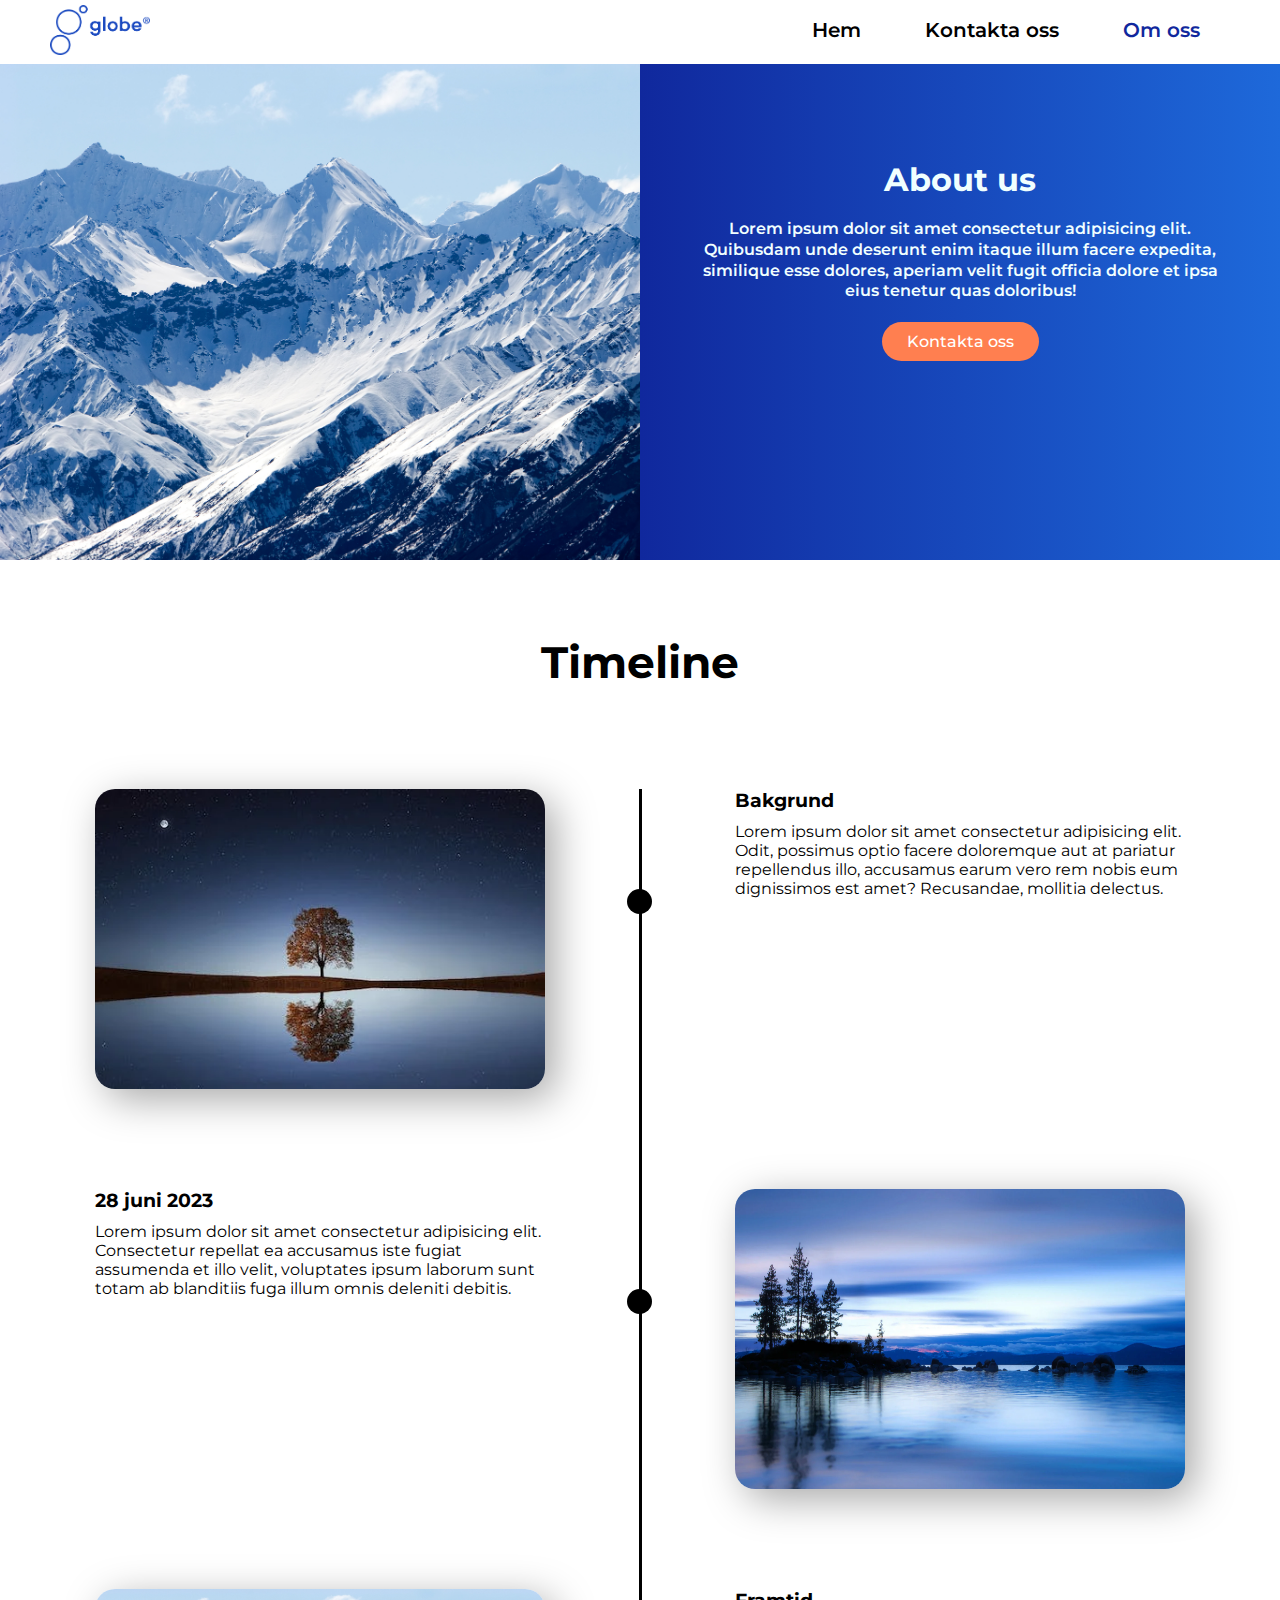
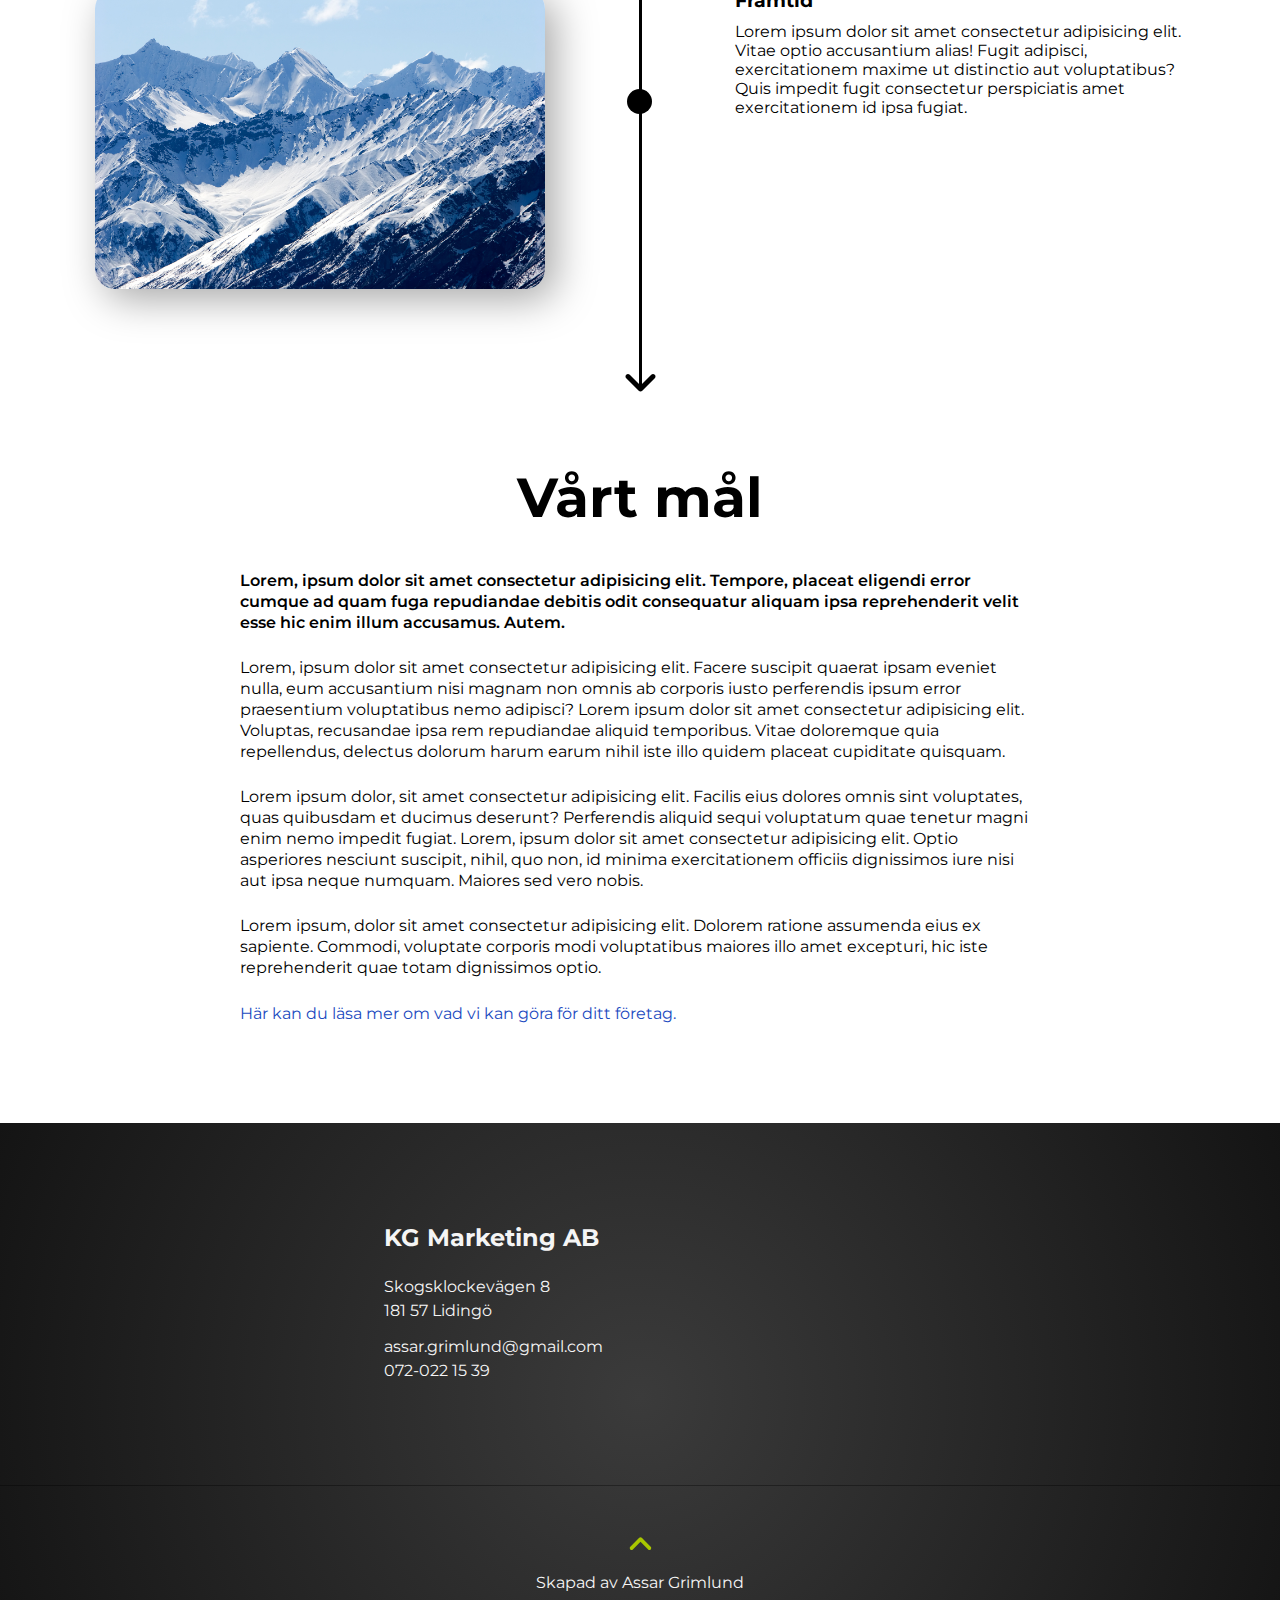
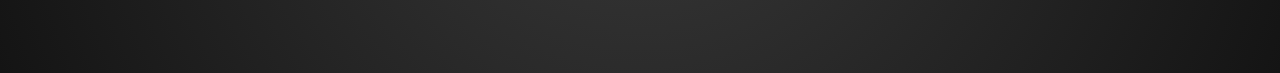
<file: about_us.html>
<!DOCTYPE html>
<html lang="en">
<head>
    <meta charset="UTF-8">
    <meta name="viewport" content="width=device-width, initial-scale=1.0">
    <title>Om Oss - KG Marketing</title>
    <script src="main.js" async></script>
    <link rel="stylesheet" href="styles.css">
    <link rel="preconnect" href="https://fonts.googleapis.com">
    <link rel="preconnect" href="https://fonts.gstatic.com" crossorigin>
    <link href="https://fonts.googleapis.com/css2?family=Roboto:ital,wght@0,100;0,300;0,400;0,500;0,700;0,900;1,100;1,300;1,400;1,500;1,700;1,900&display=swap" rel="stylesheet">
    <link href="https://fonts.googleapis.com/css2?family=Montserrat:ital,wght@0,100;0,200;0,300;0,400;0,500;0,600;0,700;0,800;0,900;1,100;1,200;1,300;1,400;1,500;1,600;1,700;1,800;1,900&display=swap" rel="stylesheet">
</head>
<body>
    <main id="main">
        <div id="overlay"></div>
        <header>
            <div class="nav-bar">
                <img class="nav-bar-logo" src="images/logo.png" alt="Logotyp">
                <div class="menu-icon">
                    <span class="menu-span one"></span>
                    <span class="menu-span two"></span>
                    <span class="menu-span three"></span>
                </div>
                <div class="dropdown" id="dropdown">
                    <div id="dropdown-content-container">
                        <span><a class="nav-bar-a-tag blue" href="#">Hem</a></span>
                        <span><a class="nav-bar-a-tag" href="contact_us.html">Kontakta oss</a></span>
                        <span><a class="nav-bar-a-tag" href="about_us.html">Om oss</a></span>
                    </div>
                </div>
                <nav class="nav-bar-links-container">
                    <span><a class="nav-bar-a-tag" href="index.html">Hem</a></span>
                    <span><a class="nav-bar-a-tag" href="contact_us.html">Kontakta oss</a></span>
                    <span><a class="nav-bar-a-tag blue" href="#">Om oss</a></span>
                </nav>
            </div>
        </header>

        <div id="about-us-intro-container" class="intro-container">
            <div class="intro-half img" id="about-us-intro-img"></div>
            <div class="intro-half text" id="about-us-intro-text">
                <h1>About us</h1>
                <p class="bold intro-p">Lorem ipsum dolor sit amet consectetur adipisicing elit. Quibusdam unde deserunt enim itaque illum facere expedita, similique esse dolores, aperiam velit fugit officia dolore et ipsa eius tenetur quas doloribus!</p>
                <button class="btn" onclick="goTo('contact_us.html')">Kontakta oss</button>
            </div>
        </div>

        <div id="timeline-container">
            <h1>Timeline</h1>
            <div id="timeline-grid-container">
                <div class="timeline-grid-column side" id="timeline-grid-column-left">
                    <div class="timeline-grid-box img left-box">
                        <div class="grid-box-img-container" onclick="transitionTextAboutUs('about-us-img-overlay-container1')">
                            <img src="images/pexels-photo-268533.webp" alt="Bild">
                            <div class="about-us-img-overlay-container" id="about-us-img-overlay-container1">
                                <h3>Bakgrund</h3>
                                <p class="overlay-text">Lorem ipsum dolor sit amet consectetur adipisicing elit. Odit, possimus optio facere doloremque aut at pariatur repellendus illo, accusamus earum vero rem nobis eum dignissimos est amet? Recusandae, mollitia delectus.</p>
                            </div>
                            <div class="white-transparent-overlay"></div>
                        </div>
                    </div>
                    <div class="timeline-grid-box text left-box">
                        <h3>28 juni 2023</h3>
                        <p>Lorem ipsum dolor sit amet consectetur adipisicing elit. Consectetur repellat ea accusamus iste fugiat assumenda et illo velit, voluptates ipsum laborum sunt totam ab blanditiis fuga illum omnis deleniti debitis.</p>
                    </div>
                    <div class="timeline-grid-box img left-box">
                        <div class="grid-box-img-container">
                            <img src="images/bigstock-snowy-mountain-tops-in-alaska-11882624.jpg" alt="Bild">
                            <div class="about-us-img-overlay-container">
                                <h3>Bakgrund</h3>
                                <p class="overlay-text">Lorem ipsum dolor sit amet consectetur adipisicing elit. Odit, possimus optio facere doloremque aut at pariatur repellendus illo, accusamus earum vero rem nobis eum dignissimos est amet? Recusandae, mollitia delectus.</p>
                            </div>
                            <div class="white-transparent-overlay"></div>
                        </div>
                    </div>
                    <div class="timeline-grid-box img left-box" id="grid-box-img-outlier-left-container">
                        <div class="grid-box-img-container" id="grid-box-img-outlier-left">
                            <img src="images/QFagIN.webp" alt="Bild">
                            <div class="about-us-img-overlay-container">
                                <h3>Bakgrund</h3>
                                <p class="overlay-text">Lorem ipsum dolor sit amet consectetur adipisicing elit. Odit, possimus optio facere doloremque aut at pariatur repellendus illo, accusamus earum vero rem nobis eum dignissimos est amet? Recusandae, mollitia delectus.</p>
                            </div>
                            <div class="white-transparent-overlay"></div>
                        </div>
                    </div>
                </div>
                <div class="timeline-grid-column middle" id="timeline-grid-column-middle">
                    <div class="timeline-line timeline-grid-box">
                        <div class="timeline-dot"></div>
                    </div>
                    <div class="timeline-line timeline-grid-box">
                        <div class="timeline-dot"></div>
                    </div>
                    <div class="timeline-line timeline-grid-box">
                        <div class="timeline-dot"></div>
                        <div id="timeline-arrow-img-container">
                            <img id="timeline-arrow-img" src="images/angle-down-solid.svg" alt="Pil nedåt">
                        </div>
                    </div>
                </div>
                <div class="timeline-grid-column side" id="timeline-grid-column-right">
                    <div class="timeline-grid-box text right-box">
                        <h3>Bakgrund</h3>
                        <p>Lorem ipsum dolor sit amet consectetur adipisicing elit. Odit, possimus optio facere doloremque aut at pariatur repellendus illo, accusamus earum vero rem nobis eum dignissimos est amet? Recusandae, mollitia delectus.</p>
                    </div>
                    <div class="timeline-grid-box img right-box" id="grid-box-img-outlier-container">
                        <div class="grid-box-img-container" id="grid-box-img-outlier">
                            <img src="images/QFagIN.webp" alt="Bild">
                            <div class="about-us-img-overlay-container">
                                <h3>Bakgrund</h3>
                                <p class="overlay-text">Lorem ipsum dolor sit amet consectetur adipisicing elit. Odit, possimus optio facere doloremque aut at pariatur repellendus illo, accusamus earum vero rem nobis eum dignissimos est amet? Recusandae, mollitia delectus.</p>
                            </div>
                            <div class="white-transparent-overlay"></div>
                        </div>
                    </div>
                    <div class="timeline-grid-box text right-box">
                        <h3>Framtid</h3>
                        <p>Lorem ipsum dolor sit amet consectetur adipisicing elit. Vitae optio accusantium alias! Fugit adipisci, exercitationem maxime ut distinctio aut voluptatibus? Quis impedit fugit consectetur perspiciatis amet exercitationem id ipsa fugiat.</p>
                    </div>
                </div>
            </div>
            
        </div>

        <div id="our-mission-container">
            <h2>Vårt mål</h2>
            <div id="our-mission-long-text">
                <p class="bold">Lorem, ipsum dolor sit amet consectetur adipisicing elit. Tempore, placeat eligendi error cumque ad quam fuga repudiandae debitis odit consequatur aliquam ipsa reprehenderit velit esse hic enim illum accusamus. Autem.</p>
                <p>Lorem, ipsum dolor sit amet consectetur adipisicing elit. Facere suscipit quaerat ipsam eveniet nulla, eum accusantium nisi magnam non omnis ab corporis iusto perferendis ipsum error praesentium voluptatibus nemo adipisci? Lorem ipsum dolor sit amet consectetur adipisicing elit. Voluptas, recusandae ipsa rem repudiandae aliquid temporibus. Vitae doloremque quia repellendus, delectus dolorum harum earum nihil iste illo quidem placeat cupiditate quisquam.</p>
                <p>Lorem ipsum dolor, sit amet consectetur adipisicing elit. Facilis eius dolores omnis sint voluptates, quas quibusdam et ducimus deserunt? Perferendis aliquid sequi voluptatum quae tenetur magni enim nemo impedit fugiat. Lorem, ipsum dolor sit amet consectetur adipisicing elit. Optio asperiores nesciunt suscipit, nihil, quo non, id minima exercitationem officiis dignissimos iure nisi aut ipsa neque numquam. Maiores sed vero nobis.</p>
                <p>Lorem ipsum, dolor sit amet consectetur adipisicing elit. Dolorem ratione assumenda eius ex sapiente. Commodi, voluptate corporis modi voluptatibus maiores illo amet excepturi, hic iste reprehenderit quae totam dignissimos optio.</p>
                <a class="link" href="index.html">Här kan du läsa mer om vad vi kan göra för ditt företag.</a>
            </div>
        </div>

        <footer class="footer">
            <div class="footer-content-container">
                <div class="footer-content">
                    <h3>KG Marketing AB</h3>
                    <div class="footer-content-location">
                        <p>Skogsklockevägen 8</p>
                        <p>181 57 Lidingö</p>
                    </div>
                    <div class="footer-content-contact">
                        <p>assar.grimlund@gmail.com</p>
                        <p>072-022 15 39</p>
                    </div>
                </div>
            </div>
            <div class="footer-division-line"></div>
            <div class="bottom-btn-container">
                <a id="footer-arrow-a" onclick="scrollToTop()"><img src="images/angle-up-solid-green.svg" alt="Pil uppåt" id="footer-arrow"></a>
                <p>Skapad av Assar Grimlund</p>
            </div>
        </footer>
    </main>
</body>
</html>
</file>
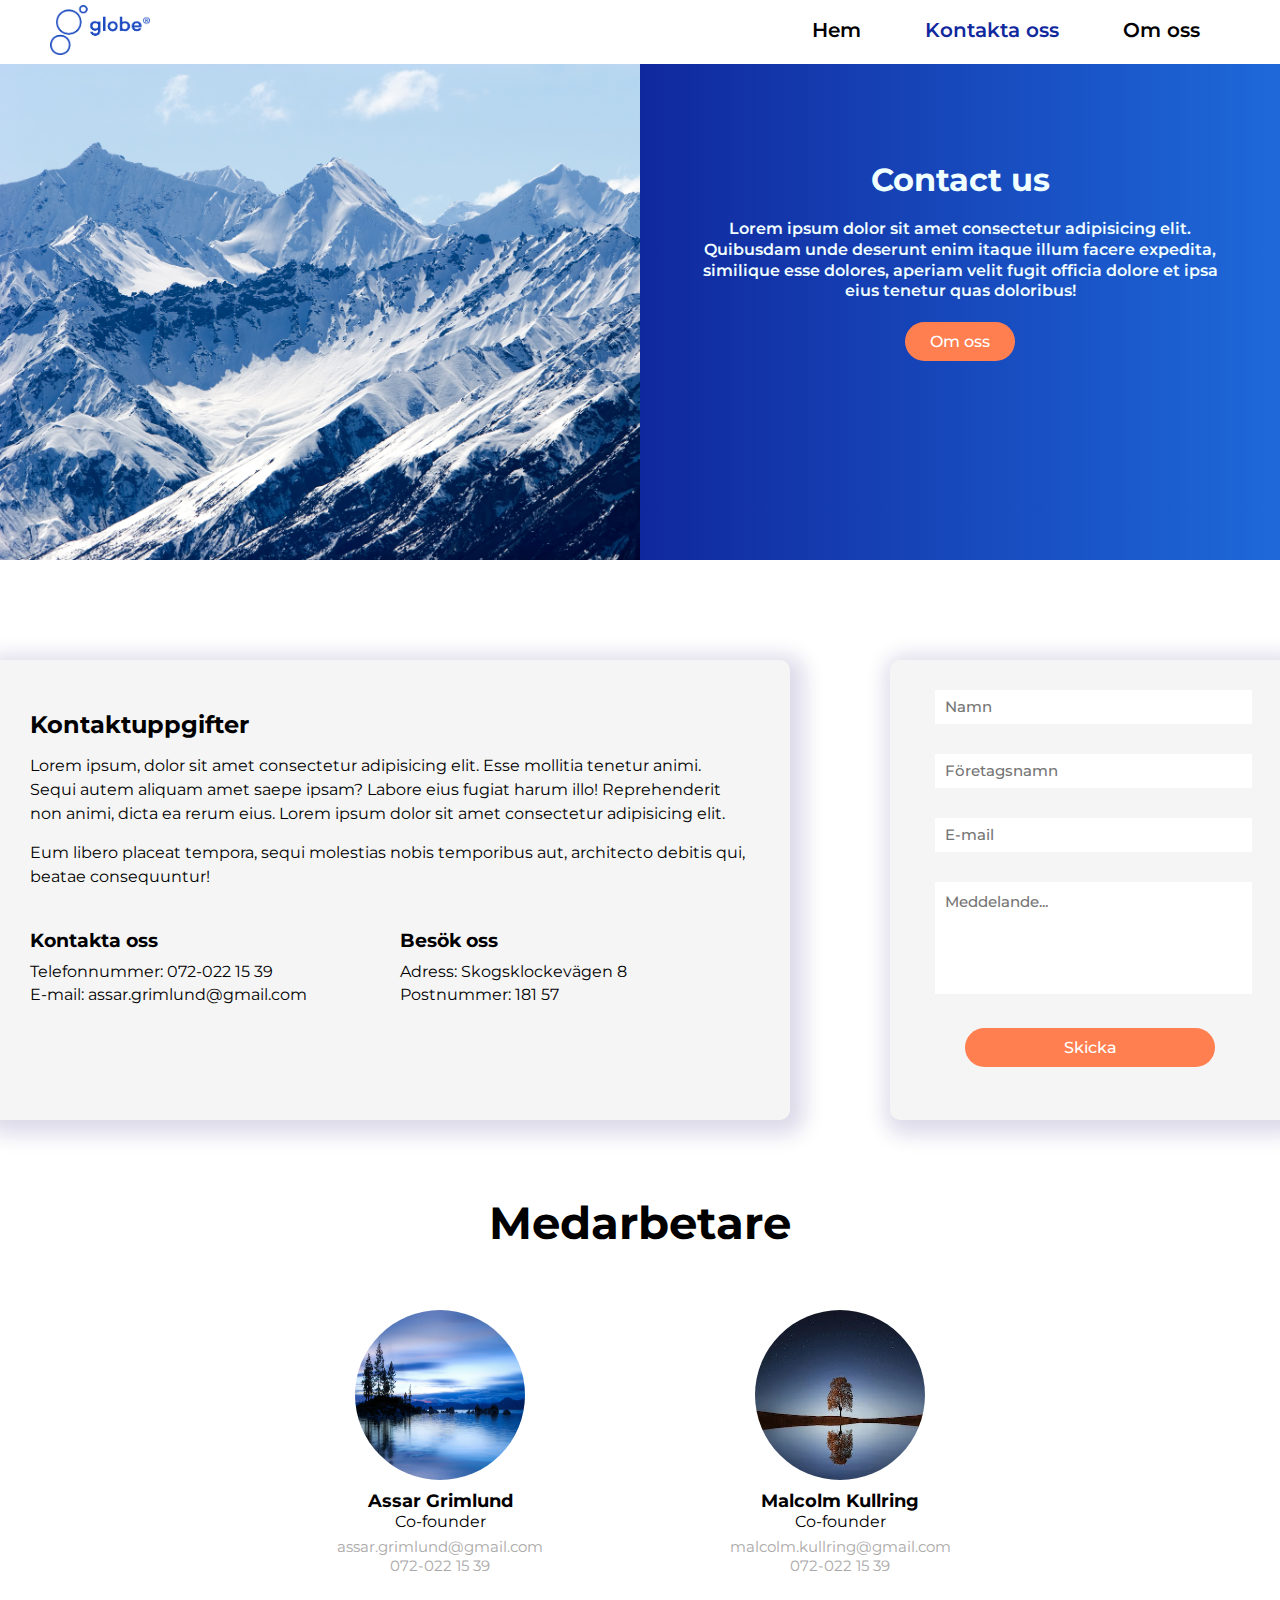
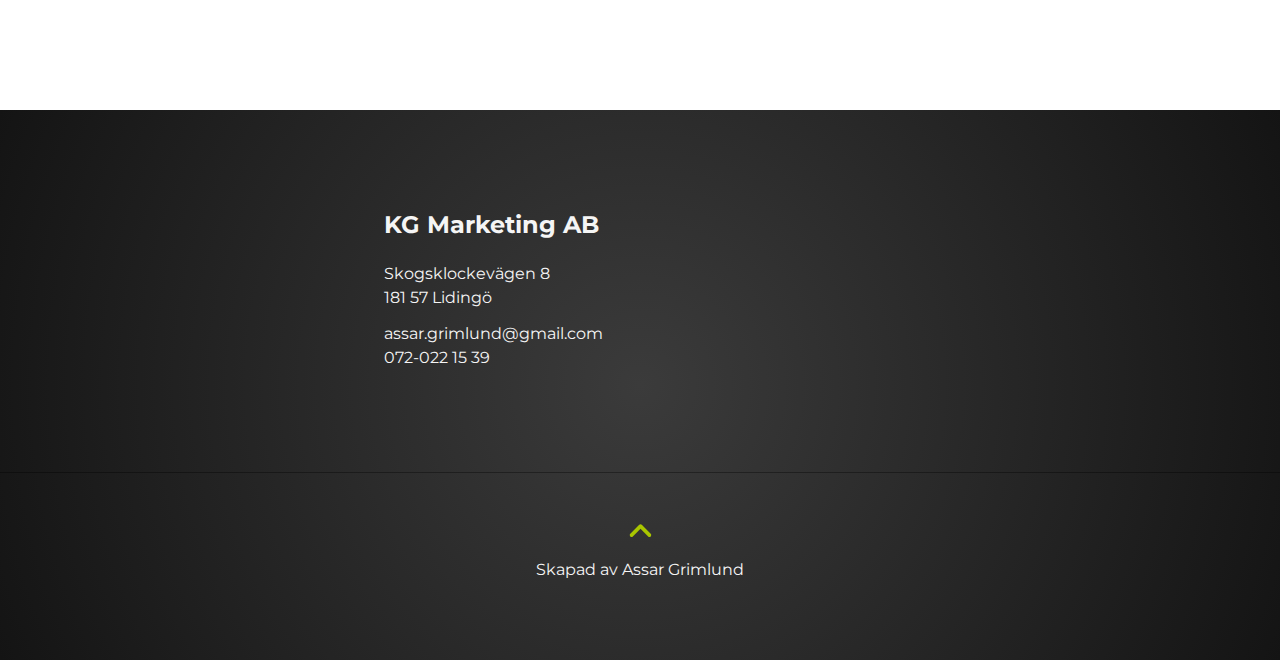
<file: contact_us.html>
<!DOCTYPE html>
<html lang="en">
<head>
    <meta charset="UTF-8">
    <meta name="viewport" content="width=device-width, initial-scale=1.0">
    <title>Kontakta oss - KG Marketing</title>
    <title>Hem - KG Marketing</title>
    <script src="main.js" async></script>
    <link rel="stylesheet" href="styles.css">
    <link rel="preconnect" href="https://fonts.googleapis.com">
    <link rel="preconnect" href="https://fonts.gstatic.com" crossorigin>
    <link href="https://fonts.googleapis.com/css2?family=Roboto:ital,wght@0,100;0,300;0,400;0,500;0,700;0,900;1,100;1,300;1,400;1,500;1,700;1,900&display=swap" rel="stylesheet">
    <link href="https://fonts.googleapis.com/css2?family=Montserrat:ital,wght@0,100;0,200;0,300;0,400;0,500;0,600;0,700;0,800;0,900;1,100;1,200;1,300;1,400;1,500;1,600;1,700;1,800;1,900&display=swap" rel="stylesheet">
</head>
<body>
    <main id="main">
        <div id="overlay"></div>
        <header>
            <div class="nav-bar">
                <img class="nav-bar-logo" src="images/logo.png" alt="Logotyp">
                <div class="menu-icon">
                    <span class="menu-span one"></span>
                    <span class="menu-span two"></span>
                    <span class="menu-span three"></span>
                </div>
                <div class="dropdown" id="dropdown">
                    <div id="dropdown-content-container">
                        <span><a class="nav-bar-a-tag" href="#">Hem</a></span>
                        <span><a class="nav-bar-a-tag blue" href="contact_us.html">Kontakta oss</a></span>
                        <span><a class="nav-bar-a-tag" href="about_us.html">Om oss</a></span>
                    </div>
                </div>
                <nav class="nav-bar-links-container">
                    <span><a class="nav-bar-a-tag" href="index.html">Hem</a></span>
                    <span><a class="nav-bar-a-tag blue" href="#">Kontakta oss</a></span>
                    <span><a class="nav-bar-a-tag" href="about_us.html">Om oss</a></span>
                </nav>
            </div>
        </header>

        <div id="contact-us-intro-container" class="intro-container">
            <div class="intro-half img" id="contact-us-intro-img"></div>
            <div class="intro-half text" id="contact-us-intro-text">
                <h1>Contact us</h1>
                <p class="bold intro-p">Lorem ipsum dolor sit amet consectetur adipisicing elit. Quibusdam unde deserunt enim itaque illum facere expedita, similique esse dolores, aperiam velit fugit officia dolore et ipsa eius tenetur quas doloribus!</p>
                <button class="btn" onclick="goTo('about_us.html')">Om oss</button>
            </div>
        </div>

        <div id="contact-us-grid-container">
            <div id="contact-us-grid">
                <div class="contact-us-grid-half" id="contact-us-grid-left-half">
                    <div id="grid-contact-info-container">
                        <h2>Kontaktuppgifter</h2>
                        <p id="contact-us-long-text">Lorem ipsum, dolor sit amet consectetur adipisicing elit. Esse mollitia tenetur animi. Sequi autem aliquam amet saepe ipsam? Labore eius fugiat harum illo! Reprehenderit non animi, dicta ea rerum eius. Lorem ipsum dolor sit amet consectetur adipisicing elit.</p>
                        <p>Eum libero placeat tempora, sequi molestias nobis temporibus aut, architecto debitis qui, beatae consequuntur!</p>
                        <div id="contact-us-info-inner-container">
                            <div id="contact-us-info-inner-grid">
                                <div class="contact-us-info-inner-grid-half">
                                    <h3>Kontakta oss</h3>
                                    <p>Telefonnummer: 072-022 15 39</p>
                                    <p>E-mail: assar.grimlund@gmail.com</p>
                                </div>
                                <div class="contact-us-info-inner-grid-half">
                                    <h3>Besök oss</h3>
                                    <p>Adress: Skogsklockevägen 8</p>
                                    <p>Postnummer: 181 57</p>
                                </div>
                            </div>
                        </div>
                    </div>
                </div>
                <div class="contact-us-grid-half" id="contact-us-grid-right-half">
                    <form>
                        <input class="contact-us-form-input" type="text" placeholder="Namn">
                        <input class="contact-us-form-input" type="text" placeholder="Företagsnamn">
                        <input class="contact-us-form-input" type="text" placeholder="E-mail">
                        <textarea id="contact-us-form-textarea" class="contact-us-form-input" cols="40" rows="4" placeholder="Meddelande..."></textarea>
                    </form>
                    <div id="contact-us-form-btn-container">
                        <button class="btn">Skicka</button>
                    </div>
                </div>
            </div>
        </div>

        <div id="contact-us-coworkers-outer-container">
            <h3>Medarbetare</h3>
            <div id="contact-us-coworkers-container">
                <div class="contact-us-coworker-box">
                    <div class="personal-img-container">
                        <img src="images/QFagIN.webp" alt="Medarbetare">
                    </div>
                    <div class="personal-info-container">
                        <h5 class="personal-info-name">Assar Grimlund</h5>
                        <p class="personal-info-title">Co-founder</p>
                        <p class="personal-info-email light">assar.grimlund@gmail.com</p>
                        <p class="personal-info-phone light">072-022 15 39</p>
                    </div>
                </div>
                <div class="contact-us-coworker-box">
                    <div class="personal-img-container">
                        <img src="images/pexels-photo-268533.webp" alt="Medarbetare">
                    </div>
                    <div class="personal-info-container">
                        <h5 class="personal-info-name">Malcolm Kullring</h5>
                        <p class="personal-info-title">Co-founder</p>
                        <p class="personal-info-email light">malcolm.kullring@gmail.com</p>
                        <p class="personal-info-phone light">072-022 15 39</p>
                    </div>
                </div>
            </div>
        </div>

        <footer class="footer">
            <div class="footer-content-container">
                <div class="footer-content">
                    <h3>KG Marketing AB</h3>
                    <div class="footer-content-location">
                        <p>Skogsklockevägen 8</p>
                        <p>181 57 Lidingö</p>
                    </div>
                    <div class="footer-content-contact">
                        <p>assar.grimlund@gmail.com</p>
                        <p>072-022 15 39</p>
                    </div>
                </div>
            </div>
            <div class="footer-division-line"></div>
            <div class="bottom-btn-container">
                <a id="footer-arrow-a" onclick="scrollToTop()"><img src="images/angle-up-solid-green.svg" alt="Pil uppåt" id="footer-arrow"></a>
                <p>Skapad av Assar Grimlund</p>
            </div>
        </footer>
    </main>
</body>
</html>
</file>
<file: styles.css>
* {
    margin: 0;
    font-family: 'Montserrat', sans-serif;
    caret-color: transparent;
}

header {
    height: 60px;
    display: flex;
    justify-content: center;
}

span {
    user-select: none;
}

a.link {
    text-decoration: none;
    color: #1b4ac0;
}

a.link:hover {
    text-decoration: underline;
    color: #1945b4;
}

.nav-bar-a-tag.blue {
    color: #10289d;
}

.btn {
    border: none;
    background-color: #ff7f50;
    color: rgb(255, 255, 255);
    font-size: 16px;
    font-weight: 500;
    padding: 10px 25px;
    border-radius: 250px;
    margin: 20px;
    transition: background-color 150ms ease-in-out;
}

.btn:hover {
    background-color: #ff8f66;
}

.btn:active {
    box-shadow: 0px 0px 20px 10px rgba(32, 13, 114, 0.25);
    background-color: #e73a1c;
}

.bold {
    font-size: 16px;
    font-weight: 600;
    line-height: 27px;
}

.nav-bar {
    width: 100%;
    height: fit-content;
    margin: auto 75px;
    background-color: white;
    position: fixed;
    z-index: 6;
    transition: background-color 500ms ease-in-out;
}

.nav-bar-transparent {
    background-color: rgba(255, 255, 255, 0.8);
}

.nav-bar-logo {
    max-height: 50px;
    display: inline;
    padding: 5px 0px;
    padding-left: 50px;
}

/* Dropdown menu */
.menu-icon {
    width: fit-content;
    height: fit-content;
    margin: auto 0;
    margin-right: 10px;
    cursor: pointer;
    position: absolute;
    display: flex;
    align-items: center;
    padding: 5px 0;
    margin-top: 20.5px;
    left: calc(100% - 90px);
    z-index: 10;
    display: none;
    transform: translateX(30px);
}

.menu-span {
    position: absolute;
    display: block;
    height: 3px;
    width: 38px;
    border-radius: 4px;
    background-color: #141414;
    transform: rotate(0);
    transition: all 200ms cubic-bezier(0.895, 0.03, 0.685, 0.22);
}

span.one {
    top: 0px;
}

span.two {
    top: 10px;
}

span.three {
    top: 20px;
}

.clicked .one{
    transform: translateY(10px) rotate(45deg);
}

.clicked .two{
    opacity: 0;
}

.clicked .three {
    transform: translateY(-10px) rotate(-45deg);
}

#dropdown {
    position: absolute;
    z-index: 7;
    height: 100vh;
    width: 300px;
    margin-left: calc(100%);
    background-color: white;
    transform: translateY(-64px) translateX(0);
    transition: transform 200ms ease-in-out;
}

#dropdown.show {
    transform: translateY(-64px) translateX(-300px);
}

#dropdown-content-container {
    padding-top: 64px;
}

#dropdown-content-container > span {
    display: block;
    padding-bottom: 15px;
}

#overlay {
    position: fixed;
    top: 0;
    left: 0;
    width: 100%;
    height: 100%;
    pointer-events: none;
    background-color: rgba(0, 0, 0, 0);
    z-index: 4;
    transition: background-color 200ms ease-in-out, transform 200ms ease-in-out;
}

#overlay.dark {
    background-color: rgba(0, 0, 0, .5);
    transform: translateX(-300px);
}

.nav-bar-links-container {
    display: inline;
    float: right;
    line-height: 60px;
    padding-right: 50px;
}

.nav-bar-links-container > span:hover {
    cursor: pointer;
}

.nav-bar-a-tag {
    all: unset;
    font-size: 20px;
    font-weight: 600;
    margin: 0 30px;
}

.nav-bar-a-tag:hover {
    color: #10289d;
}

/* Home intro section */
.intro-container {
    display: flex;
    flex-direction: row;
}

.intro-half.img {
    flex: 1;
    min-height: 500px;
    background-size: cover;
}

#home-intro-img {
    background-image: url(images/bigstock-snowy-mountain-tops-in-alaska-11882624.jpg);
}

.intro-half.text {
    flex: 1;
    background-color:#1b4ac0;
    background: linear-gradient(to right, #10289d, #1e69da);
    padding-top: 100px;
    padding-bottom: 100px;
    text-align: center;
}

.home-intro-h1 {
    color: azure;
}

.intro-p {
    color: azure;
    width: calc(100% - 90px);
    max-width: 700px;
    margin: 0 auto;
    margin-top: 20px;
    line-height: 1.3rem;
}

/* Introduction home page */
#introduction-div {
    padding: 60px 0;
    background-color: white;
}

#intro-h2-home {
    font-size: 40px;
    text-align: center;
    margin-bottom: 20px;
}

#intro-h4-home {
    width: calc(100% - 100px);
    max-width: 800px;
    font-size: 18px;
    text-align: center;
    margin: 0 auto;
}

#intro-boxes {
    width: 100%;
    height: fit-content;
    margin-top: 50px;
}

.intro-box {
    max-width: 1000px;
    margin: 50px auto;
    display: flex;
}

.intro-box-square {
    flex: 1;
    width: 50%;
}

.intro-box-square-inner-text-container {
    width: 400px;
    margin: 0 auto;
    height: 269px;
    border-radius: 25px;
    box-shadow: 15px 15px 40px 0px rgba(0, 0, 0, .08);
    background-color: rgba(255, 255, 255, .9);
    transition: width 200ms ease-in-out, height 200ms ease-in-out, position 200ms;
}

.intro-box-square-inner-text-container:hover {
    position: absolute;
    width: 650px;
    height: 400px;
    z-index: 100;
    opacity: 1;
}

.intro-box-square-inner-text-container:hover > .intro-box-square-h5 {
    font-size: 38px;
}

.intro-box-square-inner-text-container:hover > .intro-box-square-p {
    font-size: 24px;
}

.intro-box-square-inner-text-container:hover > a.link {
    font-size: 24px;
}

.intro-box-square-h5 {
    font-size: 24px;
    padding-top: 20px;
    padding-left: 20px;
    margin-bottom: 10px;
    transition: font-size 200ms;
}

.intro-box-square-p {
    padding-left: 20px;
    padding-right: 20px;
    margin-bottom: 7px;
    transition: font-size 200ms;
}

.intro-box-square-inner-text-container > a {
    padding-left: 20px;
    padding-bottom: 20px;
    transition: font-size 200ms;
}

.intro-box-square-inner-img-container {
    width: fit-content;
    margin: 0 auto;
}

.intro-box-square-img {
    width: 400px;
    height: 265px; 
    border-radius: 25px;
    box-shadow: 10px 10px 40px 0px rgba(0, 0, 0, .35);
}

#home-division-img-container {
    width: 100%;
    height: 800px;
    background-image: url(images/nature_picture_4.jpg);
    background-size: cover;
    background-position: center;
}

/* Contact form - Home page */
#contact-form-outer-container {
    display: flex;
    justify-content: center;
    background-color: white;
}

#contact-form-container {
    height: fit-content;
    width: calc(100% - 150px);
    max-width: 700px;
    margin-top: 75px;
    margin-bottom: 100px;
    padding: 30px 0;
    background-color: #f5f5f5;
    box-shadow: 5px 5px 20px 10px rgba(32, 13, 114, 0.15);
    display: inline-block;
}

#contact-form-h3 {
    font-size: 30px;
    margin: 25px 45px;
}

.contact-form-input {
    border: none;
    height: 2rem;
    max-width: 440;
    width: calc(100% - 90px);
    margin: 0 45px 30px 45px;
    padding-left: 5px;
    text-indent: 5px;
}

.contact-form-input:focus {
    outline: none;
    border-bottom: solid #10289d 3px;
}

.contact-form-input::placeholder {
    font-size: 15px;
    font-weight: 500;
}

#contact-form-textarea {
    resize: none;
    height: 100px;
    padding-top: 10px;
}

#contact-form-btn-container {
    width: 100%;
    display: flex;
    justify-content: center;
}

#contact-form-btn {
    width: calc(100% - 200px);
    padding-top: 10px;
    padding-bottom: 10px;
}

#contact-form-btn:active {
    box-shadow: 0px 0px 15px 10px rgba(32, 13, 114, 0.15);
}

/* Footer */
.footer {
    min-height: 550px;
    background-color: #2c2c2c;
    background: radial-gradient(circle, #3b3b3b, #141414);
}

.footer > * {
    color: #f5f5f5;
}

.footer-content-container {
    min-width: fit-content;
    width: 40%;
    margin: 0 auto;
    padding-top: 100px;
}

.footer-content > h3 {
    font-size: 24px;
    color: #f5f5f5;
    margin-bottom: 25px;
}

.footer-content-location {
    padding-bottom: 12px;
}

.footer-content-location > p {
    margin-bottom: 5px;
}

.footer-content-contact {
    padding-bottom: 50px;
}

.footer-content-contact > p {
    margin-bottom: 5px;
}

.footer-division-line {
    width: 100%;
    height: 1px;
    background-color: rgba(0, 0, 0, .35);
    margin-top: 50px;
}

.bottom-btn-container {
    min-height: fit-content;
    height: 150px;
    display: flex;
    justify-content: center;
    flex-direction: column;
    align-items: center;
}

#footer-arrow-a {
    display: block;
}

#footer-arrow {
    width: 25px;
}

.bottom-btn-container > p {
    padding-top: 10px;
}



/* Contact us-page */
/* Intro section */
#contact-us-intro-img {
    background-image: url(images/bigstock-snowy-mountain-tops-in-alaska-11882624.jpg);
}

.intro-half.text > h1 {
    color: azure;
}

/* Contact grid */

#contact-us-grid-container {
    padding-top: 100px;
    display: flex;
    justify-content: center;
}

#contact-us-grid {
    display: grid;
    grid-template-columns: 800px 400px;
    column-gap: 100px;
    width: fit-content;
}

.contact-us-grid-half {
    min-height: 400px;
    background-color: #f5f5f5;
    border-radius: 10px;
    padding: 30px 0;
    box-shadow: 5px 5px 20px 10px rgba(32, 13, 114, 0.15);
}

#grid-contact-info-container {
    margin: 20px 40px;
}

#grid-contact-info-container > h2 {
    padding-bottom: 15px;
}

#grid-contact-info-container > p {
    padding-bottom: 40px;
    line-height: 1.5rem;
}

p#contact-us-long-text {
    padding-bottom: 15px;
}

#contact-us-info-inner-grid {
    display: grid;
    grid-template-columns: 350px 250px;
    column-gap: 20px;
}

.contact-us-info-inner-grid-half > h3 {
    padding-bottom: 10px;
}

.contact-us-info-inner-grid-half > p {
    padding-bottom: 4px;
}

.contact-us-form-input {
    border: none;
    height: 2rem;
    max-width: 400;
    width: calc(100% - 90px);
    margin: 0 45px 30px 45px;
    padding-left: 5px;
    text-indent: 5px;
}

.contact-us-form-input:focus {
    outline: none;
    border-bottom: solid #10289d 3px;
}

.contact-us-form-input::placeholder {
    font-size: 15px;
    font-weight: 500;
}

#contact-us-form-textarea {
    resize: none;
    height: 100px;
    padding-top: 10px;
}

#contact-us-form-btn-container {
    width: 100%;
    display: flex;
    justify-content: center;
}

#contact-us-form-btn-container > button {
    width: calc(100% - 150px);
    padding-top: 10px;
    padding-bottom: 10px;
    margin: 0;
}

/* Coworkers */
#contact-us-coworkers-outer-container > h3 {
    font-size: 45px;
    margin: 0 auto;
    width: fit-content;
    padding-top: 75px;
    padding-bottom: 60px;
}

#contact-us-coworkers-container {
    display: grid;
    grid-template-columns: 300px 300px;
    column-gap: 100px;
    width: fit-content;
    margin: 0 auto;
    padding-bottom: 100px;
}

.contact-us-coworker-box {
    height: 300px;
}

.personal-img-container {
    height: 170px;
    width: 170px;
    margin: 0 auto;
}

.personal-img-container > img {
    width: 100%;
    height: 100%;
    border-radius: 50%;
}

.personal-info-container {
    width: 100%;
    padding-top: 10px;
}

.personal-info-container > p, .personal-info-container > h5 {
    width: fit-content;
    margin: 0 auto;
}

.personal-info-container > h5 {
    font-size: 18px;
}

.personal-info-title {
    padding-bottom: 6px;
}

.personal-info-container > p.light {
    font-size: 15px;
    color: rgb(170, 169, 169);
}



/* About us-page */
/* Intro section */
#about-us-intro-img {
    background-image: url(images/bigstock-snowy-mountain-tops-in-alaska-11882624.jpg);
}

/* Timeline */
#timeline-container {
    display: grid;
    place-items: center;
}

#timeline-container > h1 {
    padding-top: 75px;
    padding-bottom: 100px;
    margin: 0 auto;
    font-size: 44px;
}

#timeline-grid-container {
    display: grid;
    grid-template-columns: 450px 50px 450px;
    row-gap: 10px;
    column-gap: 70px;
    margin: 0 auto;
}

.timeline-grid-box {
    height: 400px;
}

.timeline-grid-box.text > h3 {
    padding-bottom: 10px;
}

.grid-box-img-container img {
    width: 450px;
    height: 300px;
    border-radius: 20px;
    box-shadow: 10px 10px 40px 0px rgba(0, 0, 0, .35);
    pointer-events: none;
    transition: all 200ms ease-in-out;
}

.about-us-img-overlay-container {
    display: none;
}

#grid-box-img-outlier-left-container {
    display: none;
}

#timeline-grid-column-middle {
    width: 50px;
}

.timeline-line {
    width: 3px;
    background-color: black;
    left: 50%;
    margin-left: 23.5px;
}

.timeline-dot {
    width: 25px;
    height: 25px;
    border-radius: 50%;
    background-color: black;
    top: 200px;
    left: 50%;
    margin-left: -11.5px;
    transform: translateY(100px);
}

#timeline-arrow-img-container {
    width: 35px;
    position: absolute;
    transform: translateX(-16px) translateY(350px);
}

/* Our mission */
#our-mission-container > h2 {
    font-size: 55px;
    width: fit-content;
    padding-top: 75px;
    padding-bottom: 40px;
    margin: 0 auto;
}

#our-mission-long-text {
    max-width: 800px;
    padding-bottom: 100px;
    margin: 0 auto;
}

#our-mission-long-text > p {
    line-height: 1.3rem;
    margin-bottom: 25px;
}
 


/* Responsive CSS for screens of different sizes */
/* For medium and small laptops (width < 1200px) and (width < 910px)*/
@media all and (max-width: 1200px) {
    #timeline-grid-container {
        grid-template-columns: 350px 50px 350px;
        row-gap: 20px;
        column-gap: 30px;
        margin: 0 auto;
    }

    .grid-box-img-container img {
        width: 100%;
        height: 233px;
    }
}

@media all and (max-width: 910px) {
    #timeline-grid-container {
        grid-template-columns: 300px 50px 300px;
        row-gap: 20px;
        column-gap: 20px;
    }
}


/* For tablets (width < 768px) */
@media all and (max-width: 768px) {
    /* Change the navbar a-tags to an icon and a dropdown-menu */
    .nav-bar-links-container {
        display: none;
    }

    .menu-icon {
        display: inline;
    }
    
    /* Make the text part at the top take up the whole width (no image) */
    #home-intro-img {
        display: none;
    }

    #contact-us-intro-img {
        display: none;
    }

    #about-us-intro-img {
        display: none;
    }

    /* Restructure the section with the boxes (images and text) to be above one another */
    .intro-box {
        flex-direction: column;
        height: 600px;
        width: fit-content;
    }

        /* Change the order of the image and the textbox in the middle-row */
    #intro-box-center-img-container {
        order: 2;
    }

    #intro-box-center-text-container {
        order: 1;
    }

    #home-division-img-container {
        height: 400px;
    }

    .nav-bar-logo {
        padding-left: 20px;
    }

    /* Contact us-page: Change the grids */
    #contact-us-grid {
        grid-template-columns: 1fr;
        column-gap: 0;
        row-gap: 50px;
        width: calc(100% - 100px);
        margin: 0 auto;
    }

    .contact-us-grid-half {
        width: 100%;
    }

    #contact-us-info-inner-grid {
        grid-template-columns: 1fr;
        row-gap: 25px;
    }

    #contact-us-coworkers-container {
        grid-template-columns: 1fr;
        column-gap: 0;
        row-gap: 50px;
        width: fit-content;
        margin: 0 auto;
        padding-bottom: 100px;
    }

    /* About us-page: Change the grid of the timeline */
    #timeline-grid-container {
        display: grid;
        width: fit-content;
        grid-template-columns: 500px 50px;
        row-gap: 10px;
        column-gap: 10px;
        margin: 0 auto;
    }

    .timeline-grid-box.text {
        display: none;
    }

    .grid-box-img-container {
        position: relative;
        width: 450px;
        height: 300px;
        pointer-events: all;
        transition: opacity 200ms ease-in-out;
    }

    .grid-box-img-container img {
        height: 100%;
    }

    .grid-box-img-container.clicked > .about-us-img-overlay-container {
        transform: translateY(-245px);
        border-radius: 20px 20px 0px 0px;
        transition-delay: 0ms;
    }

    .grid-box-img-container.clicked > img {
        opacity: 1;
        pointer-events: none;
    }

    #grid-box-img-outlier-container {
        display: none;
    }

    #grid-box-img-outlier-left-container {
        display: block;
    }

    .about-us-img-overlay-container {
        position: absolute;
        display: block;
        width: 100%;
        min-height: 60px;
        border-radius: 0px 0px 20px 20px;
        bottom: 0;
        background-color: white;
        color: black;
        z-index: 3;
        pointer-events: none;
        transition: border-radius 200ms ease-in-out, transform 200ms ease-in-out;
    }

    .about-us-img-overlay-container > h3 {
        margin-top: 16px;
        margin-left: 20px;
    }

    .about-us-img-overlay-container > p {
        display: none;
        opacity: 0;
        color: rgba(0, 0, 0, 0);
        transition-delay: 200ms;
        transition: all 2000ms ease-in-out;
    }

    .about-us-img-overlay-container > p.show {
        display: block;
        padding: 30px 20px;
        font-weight: 500;
        opacity: 1;
        color: rgba(0, 0, 0, 1);
        transition-delay: 0ms;
        transition: all 2000ms ease-in-out;
    }

    .white-transparent-overlay {
        position: absolute;
        height: 0px;
        width: 100%;
        border-radius: 0 0 20px 20px;
        bottom: 0;
        background-color: rgba(255, 255, 255, .5);
        z-index: 2;
        pointer-events: none;
        transition: all 460ms ease-in-out;
    }
}

/*For smaller tablets (width < 640px)*/
@media all and (max-width: 640px) {
    #timeline-container > h1 {
        padding-top: 45px;
        padding-bottom: 50px;
    }

    #timeline-grid-container {
        grid-template-columns: 400px 50px;
        column-gap: 30px;
        margin-right: 20px;
    }

    .timeline-grid-box {
        height: 350px;
    }

    .grid-box-img-container {
        width: 400px;
        height: 267px;
    }

    .grid-box-img-container.clicked .white-transparent-overlay {
        height: 212px;
    }

    .grid-box-img-container.clicked > .about-us-img-overlay-container {
        transform: translateY(-212px);
    }

    #timeline-arrow-img-container {
        transform: translateX(-16px) translateY(300px);
    }
}

@media all and (max-width: 540px) {
    #timeline-grid-container {
        grid-template-columns: 300px 50px;
    }

    .timeline-grid-box {
        height: 260px;
    }

    .grid-box-img-container {
        width: 300px;
        height: 200px;
    }

    .grid-box-img-container.clicked > .about-us-img-overlay-container {
        transform: translateY(-145px);
        border-radius: 20px;
    }

    .white-transparent-overlay {
        display: none;
    }

    #timeline-arrow-img-container {
        transform: translateX(-16px) translateY(210px);
    }
}

/* For large phone (width < 430px)*/
@media all and (max-width: 430px) {
    .intro-half.text {
        padding-top: 50px;
        padding-bottom: 50px;
    }

    #timeline-grid-container {
        grid-template-columns: 250px 50px;
        column-gap: 20px;
    }

    .timeline-grid-box {
        height: 210px;
    }

    .grid-box-img-container {
        width: 250px;
        height: 167px;
    }

    .grid-box-img-container img {
        border-radius: 15px;
    }

    .about-us-img-overlay-container {
        border-radius: 0 0 15px 15px;
    }

    .about-us-img-overlay-container {
        height: 50px;
    }

    .white-transparent-overlay {
        border-radius: 0 0 15px 15px;
    }

    .grid-box-img-container.clicked > .about-us-img-overlay-container {
        border-radius: 15px 15px 0px 0px;
    }

    .timeline-dot {
        transform: translateY(50px);
    }

    #timeline-arrow-img-container {
        transform: translateX(-16px) translateY(160px);
    }
}

/*For medium phones (width < 375px)*/
@media all and (max-width: 375px) {
    #timeline-grid-container {
        grid-template-columns: 230px 50px;
        margin-right: 10px;
    }

    .timeline-grid-box {
        height: 200px;
    }

    .grid-box-img-container {
        width: 230px;
        height: 153px;
    }

    .about-us-img-overlay-container {
        height: 40px;
    }

    .about-us-img-overlay-container > h3 {
        font-size: 18px;
        margin-top: 8px;
    }

    .timeline-dot {
        transform: translateY(40px);
    }

    #timeline-arrow-img-container {
        transform: translateX(-16px) translateY(150px);
    }
}

/*For small phones (320px < width < 340px)*/
@media all and (max-width: 340px) {
    #timeline-grid-container {
        grid-template-columns: 210px 50px;
        column-gap: 15px;
        margin-right: 5px;
    }

    .timeline-grid-box {
        height: 190px;
    }

    .grid-box-img-container {
        width: 210px;
        height: 133px;
    }

    #timeline-arrow-img-container {
        transform: translateX(-16px) translateY(140px);
    }
}
</file>
